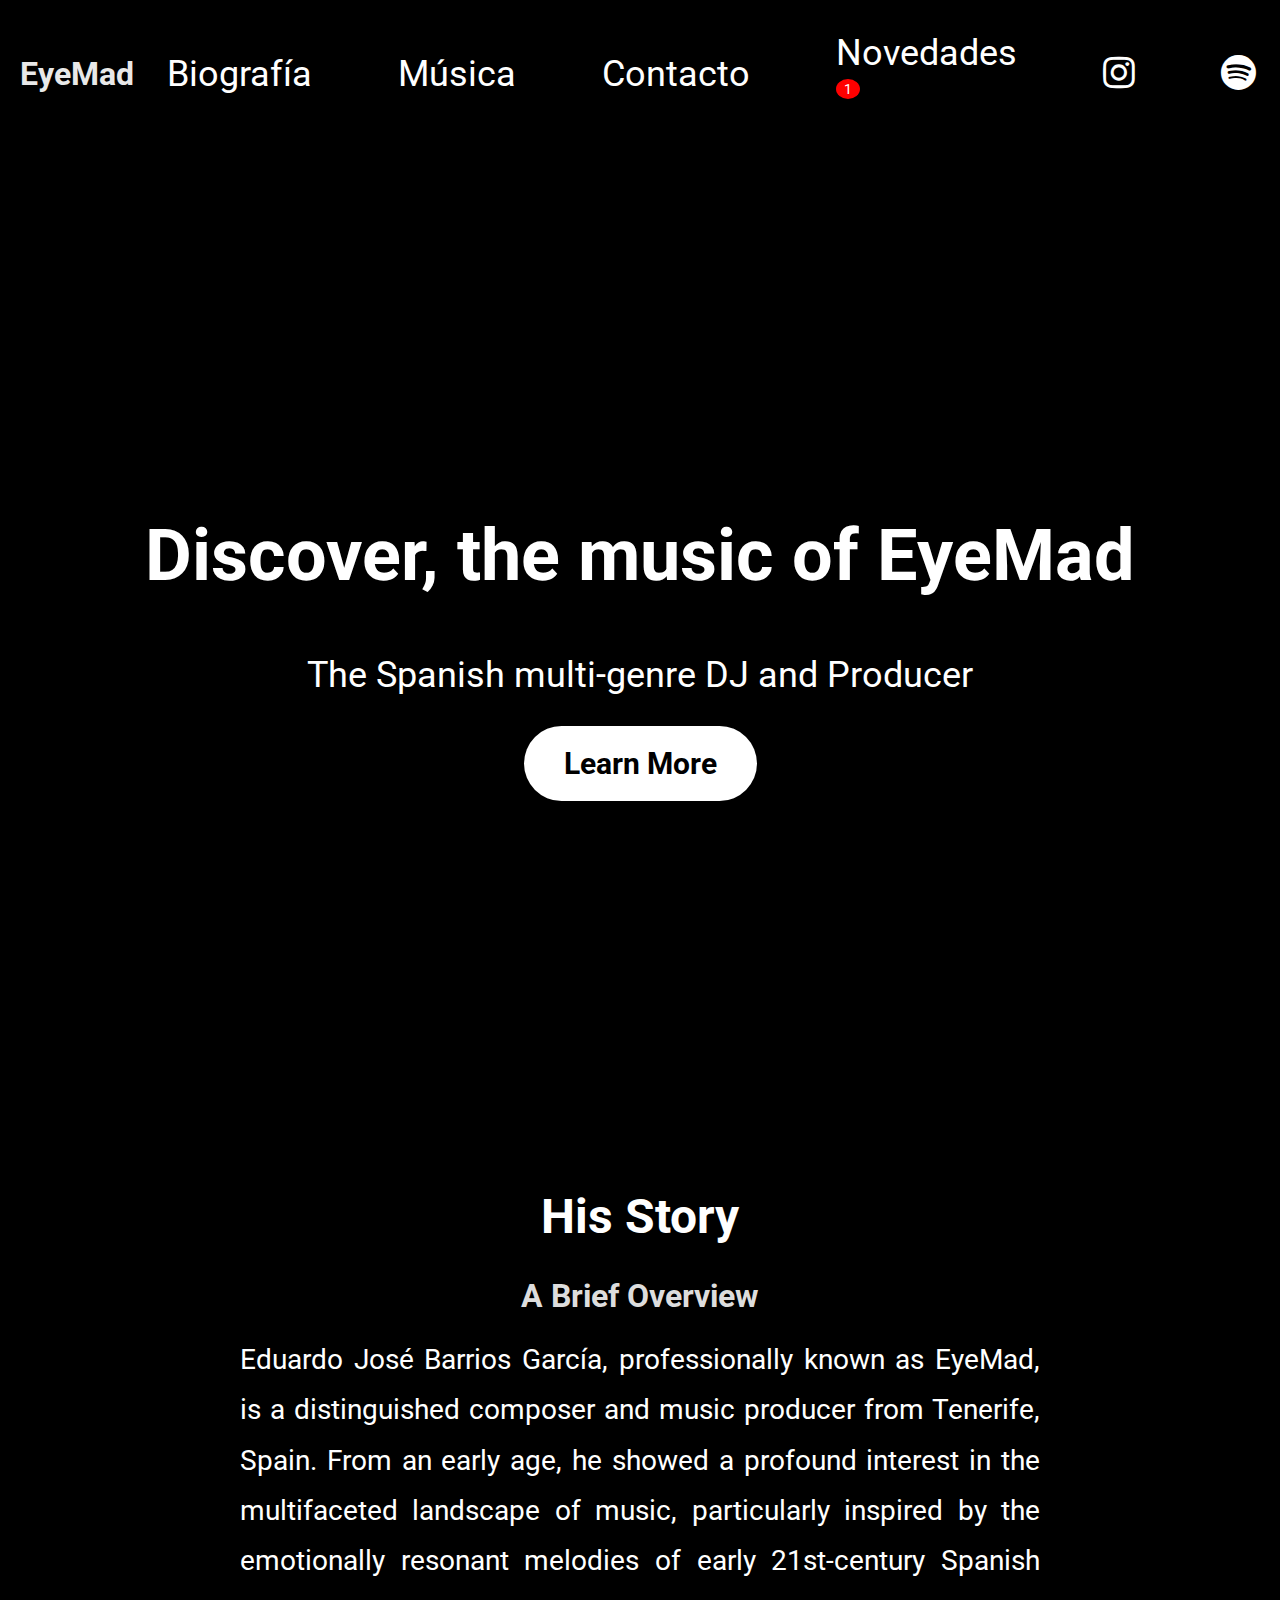
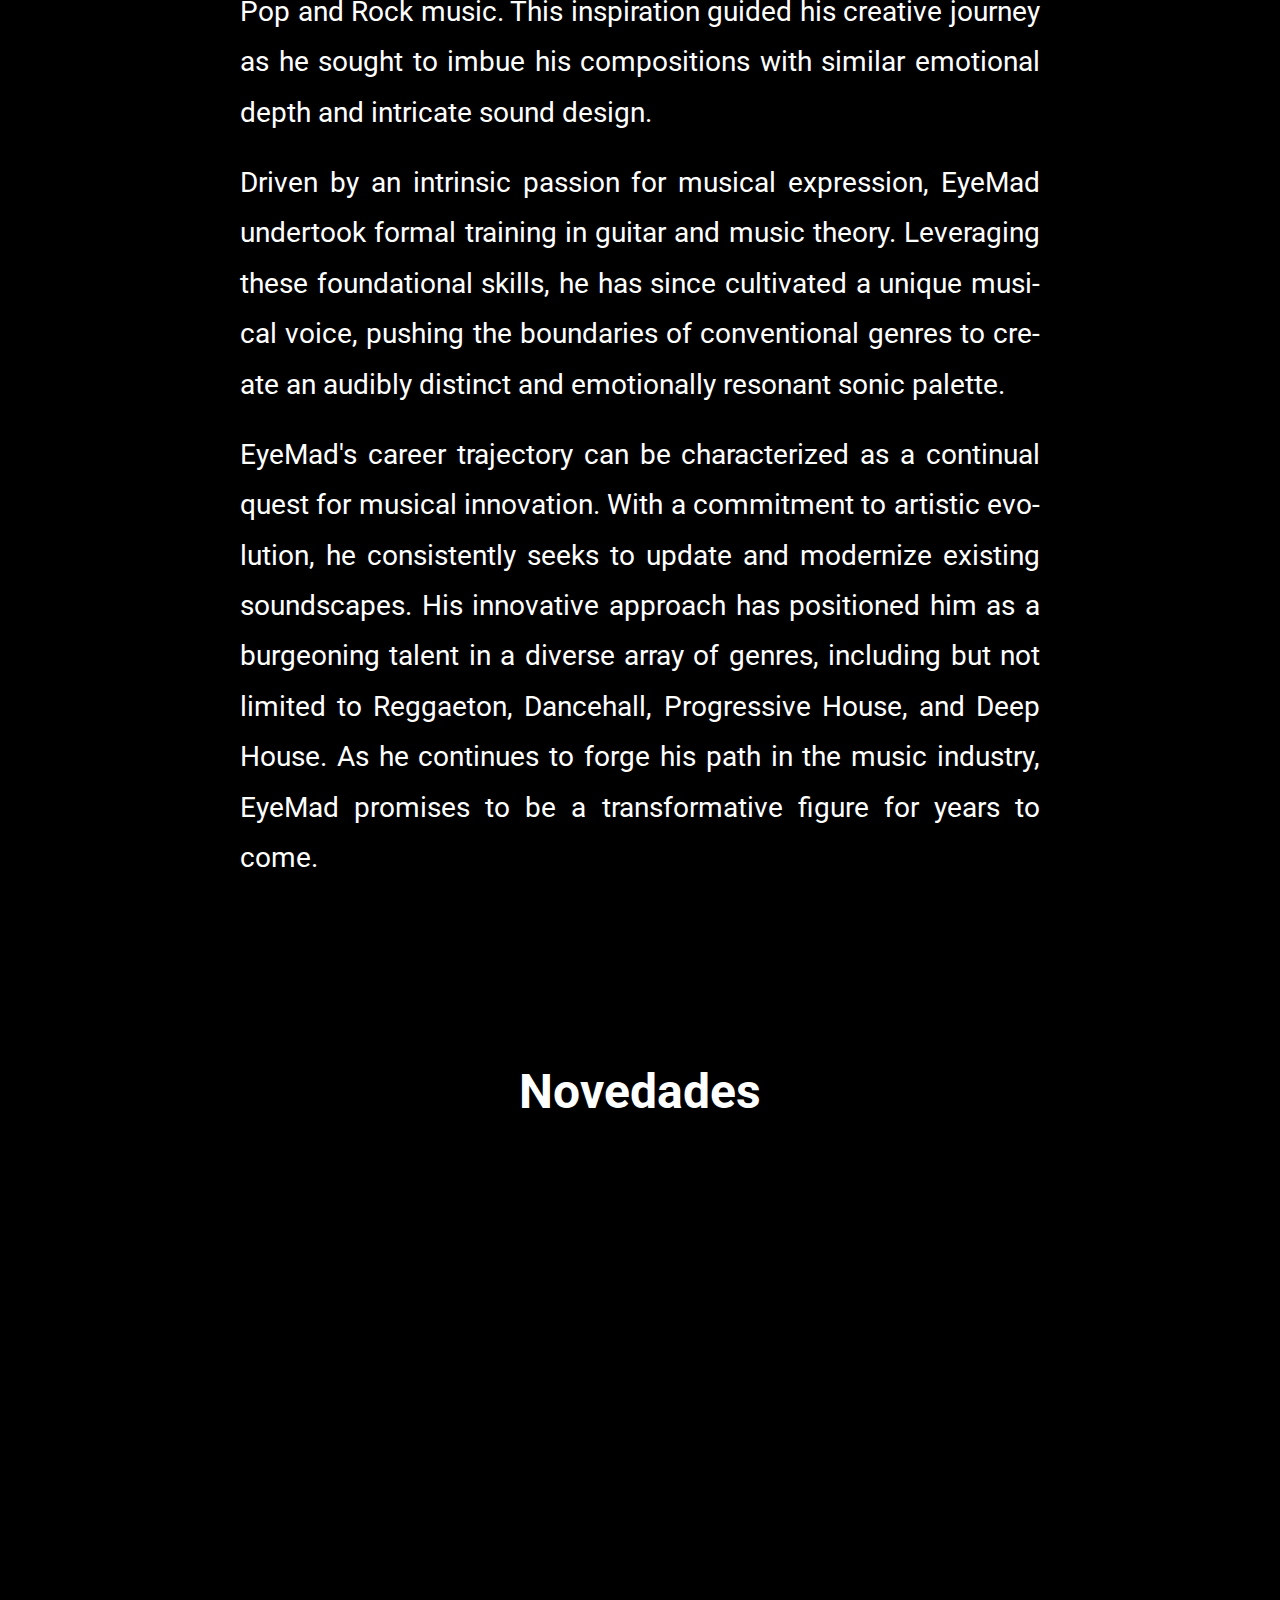
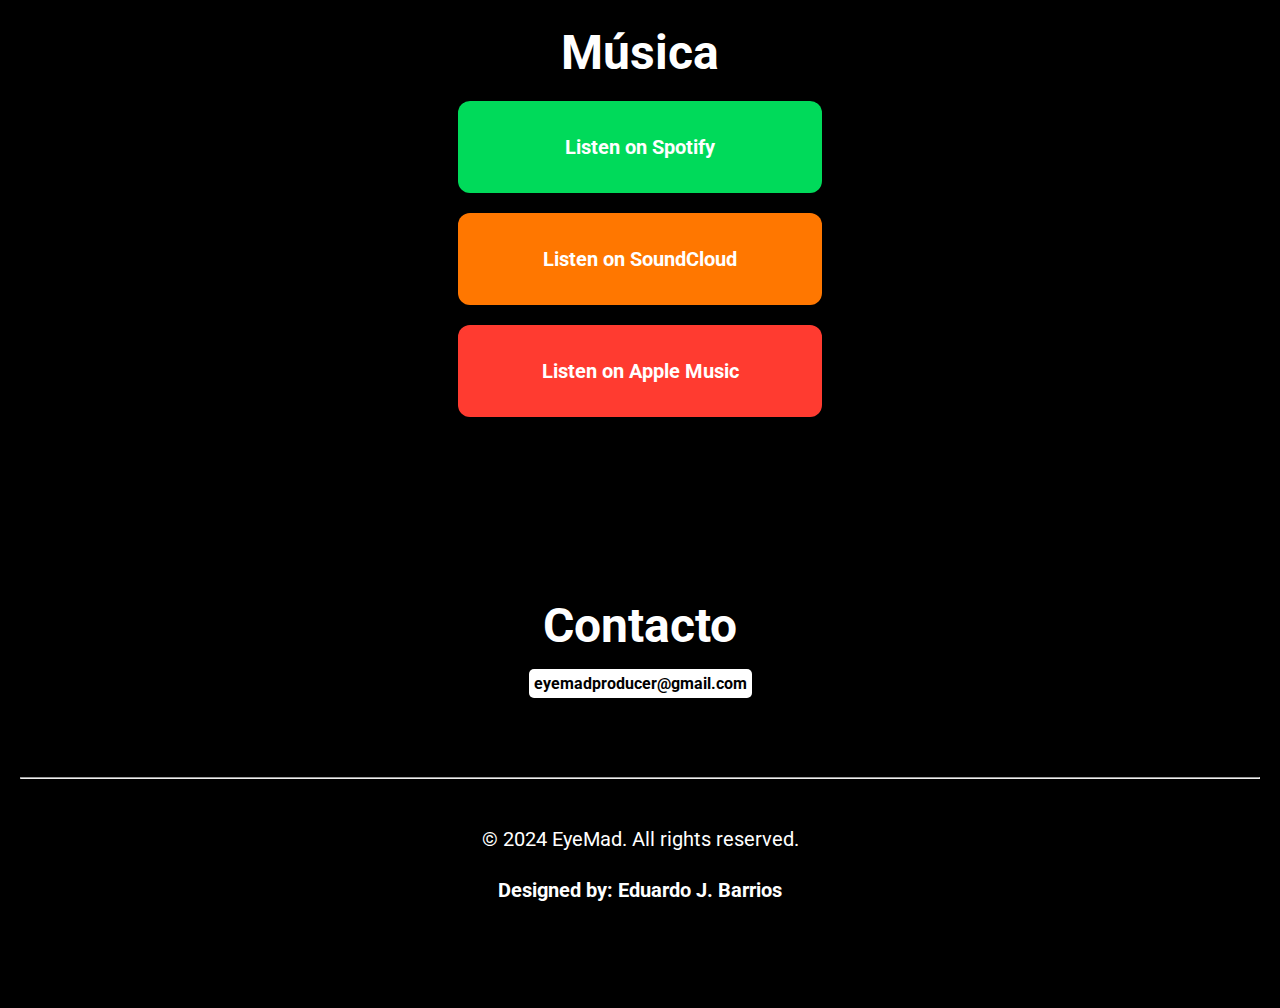
<file: index.html>
<!DOCTYPE html>
<html lang="en">
<head>
    <meta charset="UTF-8">
    <meta name="viewport" content="width=device-width, initial-scale=1.0">
    <meta name="description" content="EyeMad - DJ and electronic music producer. Learn his story, listen to his music, and contact him for more information.">
    <meta name="keywords" content="EyeMad, eyemad, eyemadmusic, eyemad music, eyemad producer">
    <meta name="author" content="EyeMad">
    <title>EyeMad - Website</title>
    <link rel="icon" href="fav/white.jpg" type="image/png">
    <link rel="stylesheet" href="https://fonts.googleapis.com/css2?family=Roboto:wght@400;700&display=swap">
    <link rel="stylesheet" href="https://cdnjs.cloudflare.com/ajax/libs/font-awesome/5.15.4/css/all.min.css">
    <link rel="stylesheet" href="css/styles.css">
</head>
<body>
    <header>
        <div class="logo">EyeMad</div>
        <nav class="center-nav">
            <a href="#bio">Biografía</a>
            <a href="#music">Música</a>
            <a href="#contact">Contacto</a>
            <a href="#novedades" class="novedades-btn">Novedades <span class="notification">1</span></a>
            <a href="https://www.instagram.com/eyemad" target="_blank"><i class="fab fa-instagram"></i></a>
            <a href="https://open.spotify.com/artist/1DFixLWuPkv3KT3TnV35m3" target="_blank"><i class="fab fa-spotify"></i></a>
            <a href="https://music.apple.com/us/artist/eyemad" target="_blank"><i class="fab fa-apple"></i></a>
            <a href="index.html"><span class="lang-icon">ES</span></a>
            <a href="index_en.html"><span class="lang-icon">EN</span></a>
            <a href="#" id="theme-toggle"><i class="fas fa-sun"></i></a>
        </nav>
        <button class="menu-toggle"><i class="fas fa-bars"></i></button>
        <nav class="mobile-nav">
            <span class="close-btn">&times;</span>
            <a href="#bio">Biography</a>
            <a href="#music">Music</a>
            <a href="#contact">Contact</a>
            <a href="#novedades">Novedades <span class="notification">1</span></a>
            <a href="https://www.instagram.com/eyemad" target="_blank"><i class="fab fa-instagram"></i></a>
            <a href="https://open.spotify.com/intl-es/artist/2C15mEsXxAqiKWKG4skXHY" target="_blank"><i class="fab fa-spotify"></i></a>
            <a href="https://music.apple.com/us/artist/eyemad" target="_blank"><i class="fab fa-apple"></i></a>
            <a href="index.html"><span class="lang-icon">ES</span></a>
            <a href="index_en.html"><span class="lang-icon">EN</span></a>
        </nav>
    </header>
    <div class="hero">
        <div class="hero-text">
            <h1>Discover, the music of EyeMad</h1>
            <p>The Spanish multi-genre DJ and Producer</p>
            <div class="btn-container">
                <a href="#bio" class="btn">Learn More</a>
            </div>
        </div>
    </div>
    <div class="content" id="bio">
        <h2>His Story</h2>
        <h3>A Brief Overview</h3>
        <p class="biography-text">Eduardo José Barrios García, professionally known as EyeMad, is a distinguished composer and music producer from Tenerife, Spain. From an early age, he showed a profound interest in the multifaceted landscape of music, particularly inspired by the emotionally resonant melodies of early 21st-century Spanish Pop and Rock music. This inspiration guided his creative journey as he sought to imbue his compositions with similar emotional depth and intricate sound design.</p>
        <p class="biography-text">Driven by an intrinsic passion for musical expression, EyeMad undertook formal training in guitar and music theory. Leveraging these foundational skills, he has since cultivated a unique musical voice, pushing the boundaries of conventional genres to create an audibly distinct and emotionally resonant sonic palette.</p>
        <p class="biography-text">EyeMad's career trajectory can be characterized as a continual quest for musical innovation. With a commitment to artistic evolution, he consistently seeks to update and modernize existing soundscapes. His innovative approach has positioned him as a burgeoning talent in a diverse array of genres, including but not limited to Reggaeton, Dancehall, Progressive House, and Deep House. As he continues to forge his path in the music industry, EyeMad promises to be a transformative figure for years to come.</p>
    </div>
      <div class="content" id="novedades">
        <h2>Novedades</h2>
        <iframe src="https://open.spotify.com/embed/track/6GTdNhWfd1klaioOmyleJ8?si=05d68cbc98ea4f2d" width="300" height="380" frameborder="0" allowtransparency="true" allow="encrypted-media"></iframe>
    <div class="music" id="music">
        <h2>Música</h2>
        <div class="spotify-btn-container">
            <a href="https://open.spotify.com/intl-es/artist/2C15mEsXxAqiKWKG4skXHY" target="_blank" class="button spotify-btn"> 
                Listen on Spotify 
            </a>
        </div>
        <div class="soundcloud-btn-container">
            <a href="https://soundcloud.com/eyemad" target="_blank" class="button soundcloud-btn">
                Listen on SoundCloud
            </a>
        </div>
        <div class="applemusic-btn-container">
            <a href="https://music.apple.com/us/artist/eyemad" target="_blank" class="button applemusic-btn">
                Listen on Apple Music
            </a>
        </div>
    </div>
    <div class="content" id="contact">
        <h2>Contacto</h2>
        <p><a href="mailto:eyemadproducer@gmail.com" class="email-link">eyemadproducer@gmail.com</a></p>
    </div>
    <hr>
    <footer>
        <p>&copy; 2024 EyeMad. All rights reserved.</p>
        <h4>Designed by: Eduardo J. Barrios</h4>
    </footer>
    <script src="js/script.js"></script>
</body>
</html>
</file>
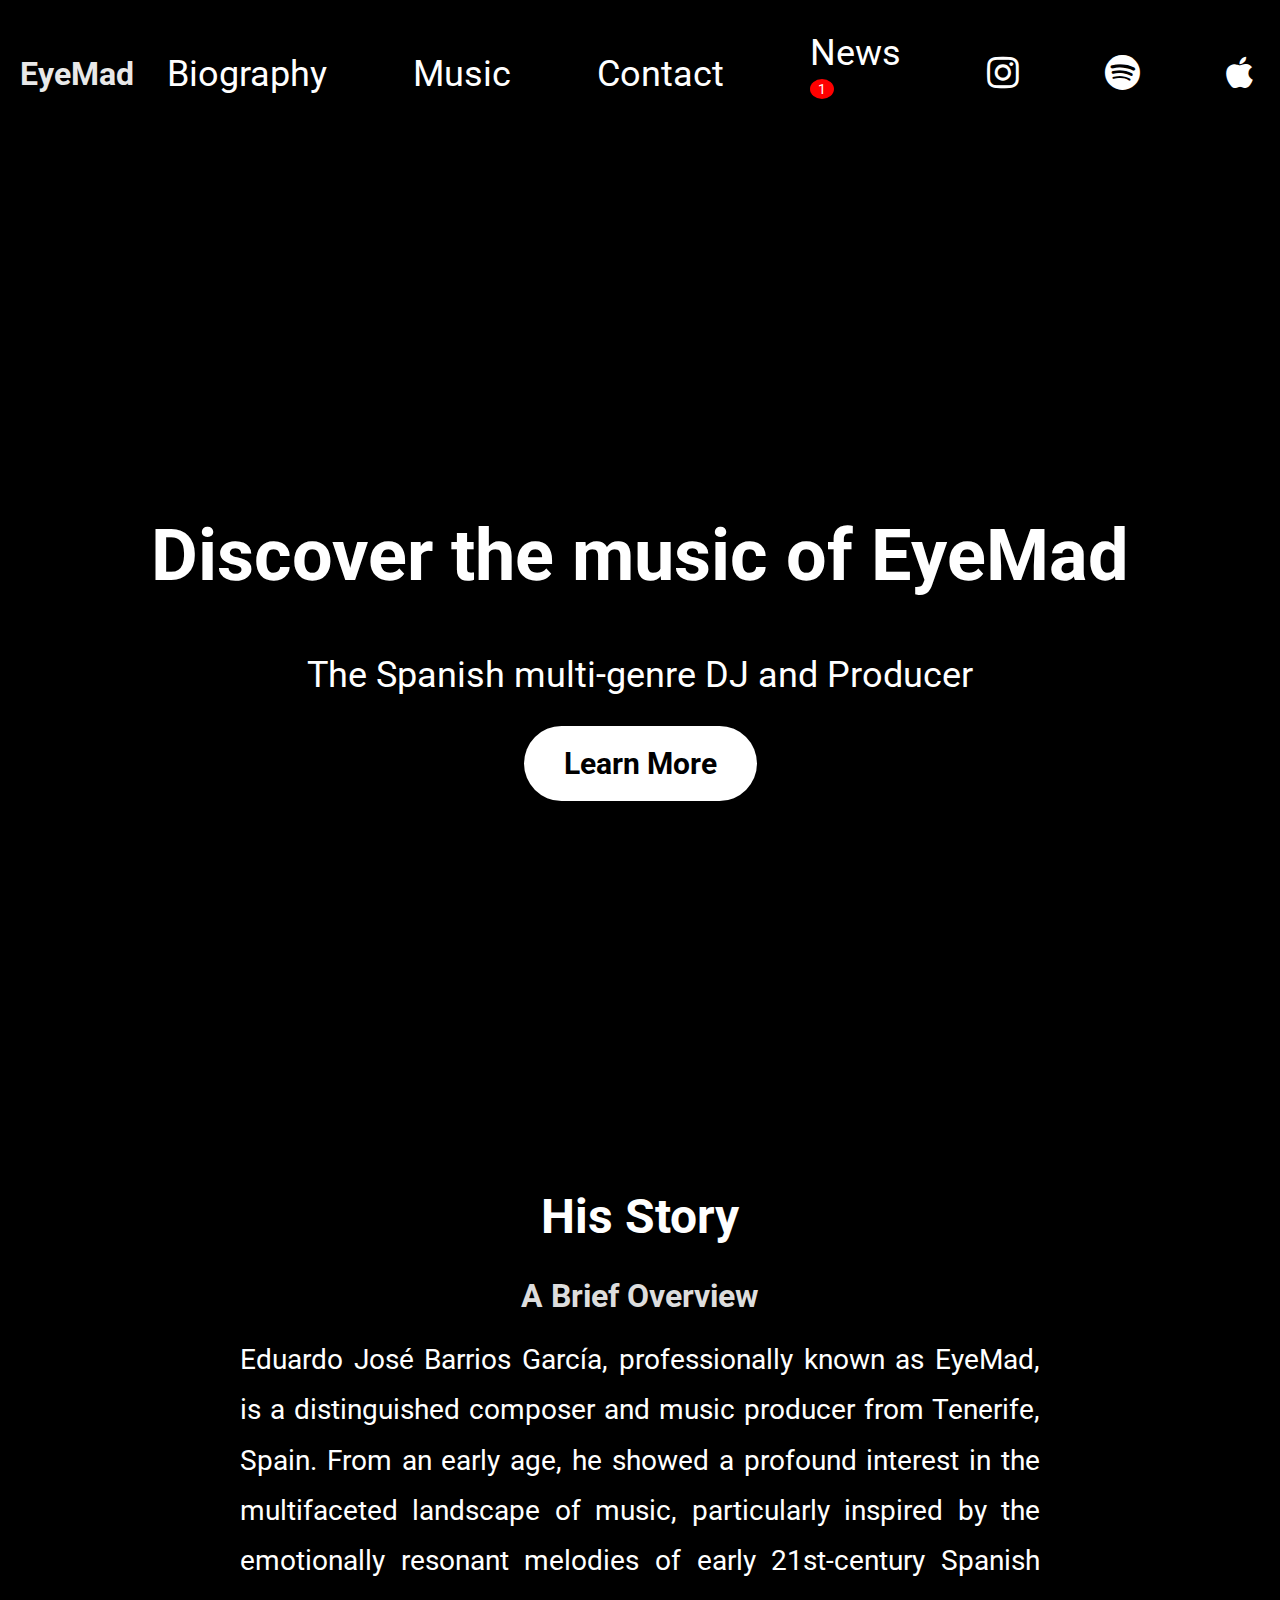
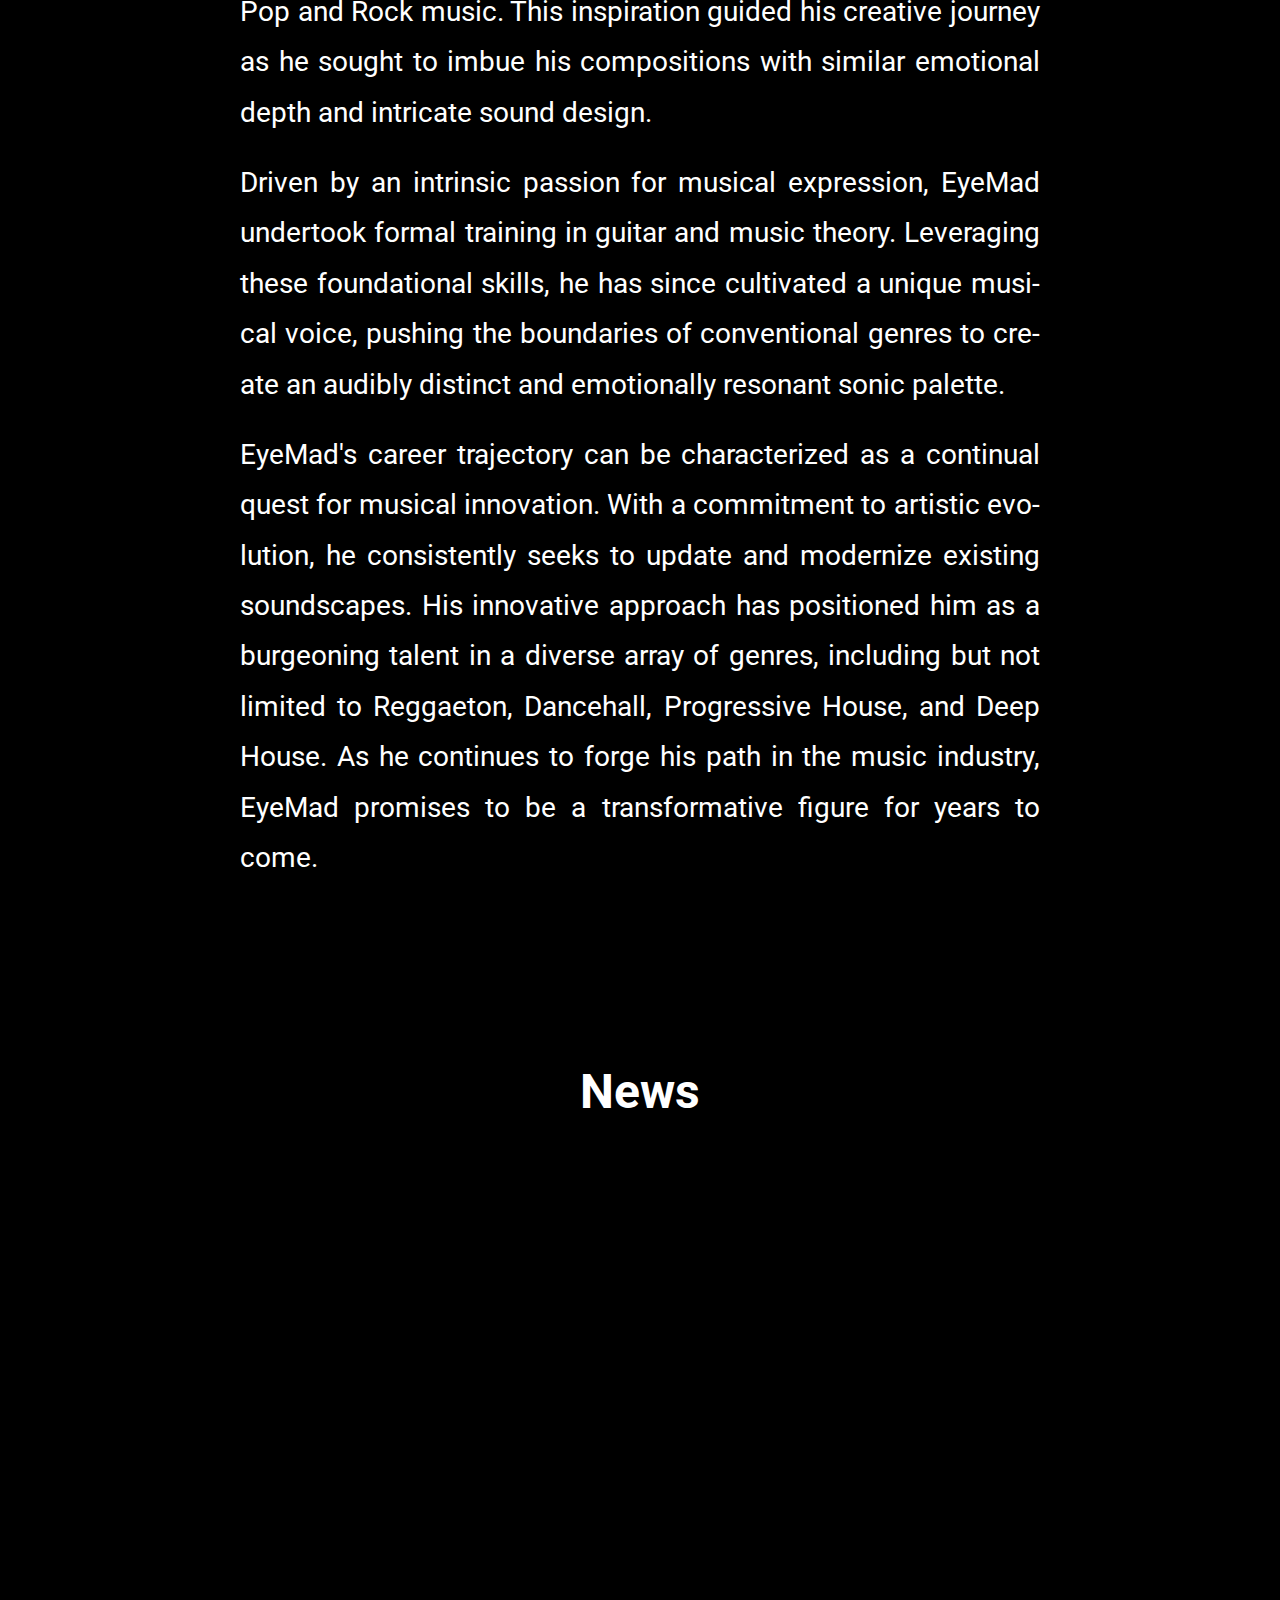
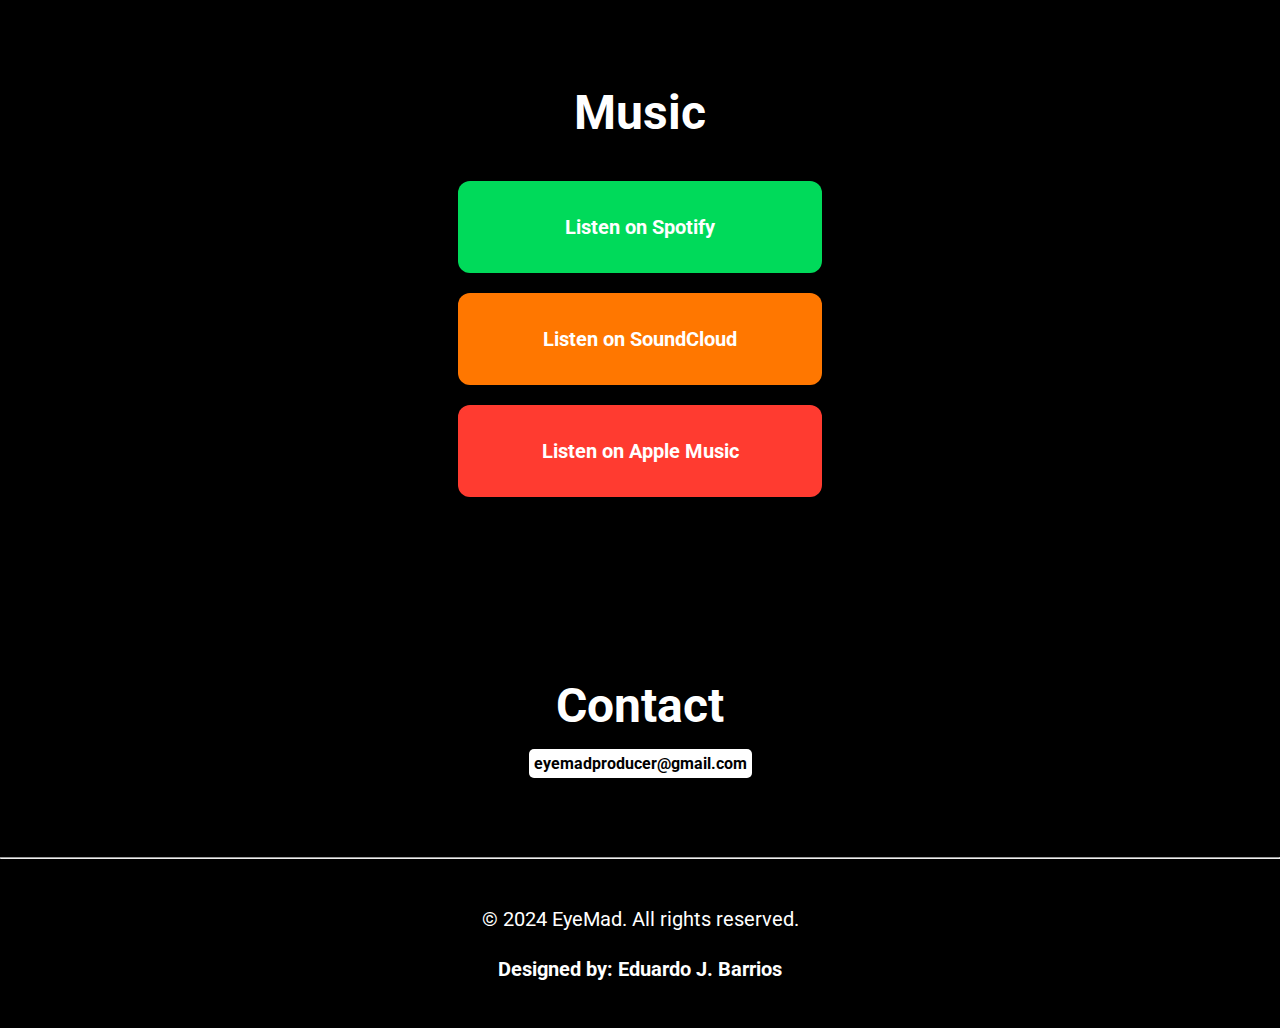
<file: index_en.html>
<!DOCTYPE html>
<html lang="en">
<head>
    <meta charset="UTF-8">
    <meta name="viewport" content="width=device-width, initial-scale=1.0">
    <meta name="description" content="EyeMad - DJ and electronic music producer. Learn his story, listen to his music, and contact him for more information.">
    <meta name="keywords" content="EyeMad, eyemad, eyemadmusic, eyemad music, eyemad producer">
    <meta name="author" content="EyeMad">
    <title>EyeMad - Website</title>
    <link rel="icon" href="fav/white.jpg" type="image/png">
    <link rel="stylesheet" href="https://fonts.googleapis.com/css2?family=Roboto:wght@400;700&display=swap">
    <link rel="stylesheet" href="https://cdnjs.cloudflare.com/ajax/libs/font-awesome/5.15.4/css/all.min.css">
    <link rel="stylesheet" href="css/styles.css">
</head>
<body>
    <header>
        <div class="logo">EyeMad</div>
        <nav class="center-nav">
            <a href="#bio">Biography</a>
            <a href="#music">Music</a>
            <a href="#contact">Contact</a>
            <a href="#novedades" class="novedades-btn">News <span class="notification">1</span></a>
            <a href="https://www.instagram.com/eyemad" target="_blank"><i class="fab fa-instagram"></i></a>
            <a href="https://open.spotify.com/intl-es/artist/2C15mEsXxAqiKWKG4skXHY" target="_blank"><i class="fab fa-spotify"></i></a>
            <a href="https://music.apple.com/us/artist/eyemad" target="_blank"><i class="fab fa-apple"></i></a>
            <a href="index.html"><span class="lang-icon">ES</span></a>
            <a href="index_en.html"><span class="lang-icon">EN</span></a>
            <a href="#" id="theme-toggle"><i class="fas fa-sun"></i></a>
        </nav>
        <button class="menu-toggle"><i class="fas fa-bars"></i></button>
        <nav class="mobile-nav">
            <span class="close-btn">&times;</span>
            <a href="#bio">Biography</a>
            <a href="#music">Music</a>
            <a href="#contact">Contact</a>
            <a href="#novedades">News <span class="notification">1</span></a>
            <a href="https://www.instagram.com/eyemad" target="_blank"><i class="fab fa-instagram"></i></a>
            <a href="https://open.spotify.com/intl-es/artist/2C15mEsXxAqiKWKG4skXHY" target="_blank"><i class="fab fa-spotify"></i></a>
            <a href="https://music.apple.com/us/artist/eyemad" target="_blank"><i class="fab fa-apple"></i></a>
            <a href="index.html"><span class="lang-icon">ES</span></a>
            <a href="index_en.html"><span class="lang-icon">EN</span></a>
        </nav>
    </header>     
    <div class="hero">
        <div class="hero-text">
            <h1>Discover the music of EyeMad</h1>
            <p>The Spanish multi-genre DJ and Producer</p>
            <div class="btn-container">
                <a href="#bio" class="btn">Learn More</a>
            </div>
        </div>
    </div>
    <div class="content" id="bio">
        <h2>His Story</h2>
        <h3>A Brief Overview</h3>
        <p class="biography-text">Eduardo José Barrios García, professionally known as EyeMad, is a distinguished composer and music producer from Tenerife, Spain. From an early age, he showed a profound interest in the multifaceted landscape of music, particularly inspired by the emotionally resonant melodies of early 21st-century Spanish Pop and Rock music. This inspiration guided his creative journey as he sought to imbue his compositions with similar emotional depth and intricate sound design.</p>
        <p class="biography-text">Driven by an intrinsic passion for musical expression, EyeMad undertook formal training in guitar and music theory. Leveraging these foundational skills, he has since cultivated a unique musical voice, pushing the boundaries of conventional genres to create an audibly distinct and emotionally resonant sonic palette.</p>
        <p class="biography-text">EyeMad's career trajectory can be characterized as a continual quest for musical innovation. With a commitment to artistic evolution, he consistently seeks to update and modernize existing soundscapes. His innovative approach has positioned him as a burgeoning talent in a diverse array of genres, including but not limited to Reggaeton, Dancehall, Progressive House, and Deep House. As he continues to forge his path in the music industry, EyeMad promises to be a transformative figure for years to come.</p>
    </div>
    <div class="content" id="novedades">
        <h2>News</h2>
        <iframe src="https://open.spotify.com/embed/track/6GTdNhWfd1klaioOmyleJ8?si=05d68cbc98ea4f2d" width="300" height="380" frameborder="0" allowtransparency="true" allow="encrypted-media"></iframe>
    </div>
    <div class="music" id="music">
        <h2>Music</h2>
        <div class="spotify-btn-container">
            <a href="https://open.spotify.com/intl-es/artist/2C15mEsXxAqiKWKG4skXHY" target="_blank" class="button spotify-btn"> 
                Listen on Spotify 
            </a>
        </div>
        <div class="soundcloud-btn-container">
            <a href="https://soundcloud.com/eyemad" target="_blank" class="button soundcloud-btn">
                Listen on SoundCloud
            </a>
        </div>
        <div class="applemusic-btn-container">
            <a href="https://music.apple.com/us/artist/eyemad" target="_blank" class="button applemusic-btn">
                Listen on Apple Music
            </a>
        </div>
    </div>
    <div class="content" id="contact">
        <h2>Contact</h2>
        <p><a href="mailto:eyemadproducer@gmail.com" class="email-link">eyemadproducer@gmail.com</a></p>
    </div>
    <hr>
    <footer>
        <p>&copy; 2024 EyeMad. All rights reserved.</p>
        <h4>Designed by: Eduardo J. Barrios</h4>
    </footer>
    <script src="js/script.js"></script>
</body>
</html>
</file>
<file: css/styles.css>
body {
    font-family: 'Roboto', sans-serif;
    margin: 0;
    padding: 0;
    color: #e8e8e8;
    background-color: #000000;
    transition: background-color 0.3s, color 0.3s;
}

header {
    background: #000;
    color: #e8e8e8;
    padding: 20px;
    display: flex;
    justify-content: space-between;
    align-items: center;
    position: relative;
    z-index: 1000;
}

header .logo {
    font-size: 32px;
    font-weight: bold;
}

nav.center-nav {
    display: flex;
    justify-content: center;
    align-items: center;
    flex-grow: 1;
    gap: 20px;
}

nav.center-nav a {
    color: #fff;
    margin: 0 15px;
    text-decoration: none;
    font-size: 36px;
    transition: color 0.3s, background-color 0.3s;
    padding: 12px 18px;
    border-radius: 5px;
}

nav.center-nav a:hover {
    background: #fff;
    color: #000;
}

.menu-toggle {
    display: none;
    background: none;
    border: none;
    color: #fff;
    font-size: 36px;
    cursor: pointer;
}

.hero {
    background: #000;
    color: white;
    text-align: center;
    padding: 20px;
    height: 100vh;
    display: flex;
    flex-direction: column;
    justify-content: center;
    align-items: center;
}

.hero h1 {
    font-size: 72px;
    margin-bottom: 20px;
    background: #000;
    color: #fff;
    padding: 10px 20px;
    display: block;
}

.hero p {
    font-size: 36px;
    margin-bottom: 30px;
    background: #000;
    color: #fff;
    padding: 10px 20px;
    display: block;
}

.underline {
    text-decoration: underline;
}

.btn-container {
    margin-top: 40px;
}

.hero .btn {
    background-color: #fff;
    color: #000;
    padding: 20px 40px;
    text-decoration: none;
    border-radius: 50px;
    transition: background-color 0.3s, color 0.3s, transform 0.3s;
    font-size: 30px;
    font-weight: bold;
    box-shadow: 0 4px 6px rgba(0, 0, 0, 0.1);
}

.hero .btn:hover {
    background-color: #353535;
    color: #fff;
    transform: scale(1.1);
    box-shadow: 0 8px 12px rgb(255, 253, 253);
}

.hero .btn:active {
    transform: scale(1.05);
    box-shadow: 0 6px 10px rgba(0, 0, 0, 0.15);
}

body.light-mode .hero .btn {
    background-color: #000;
    color: #fff;
}

body.light-mode .hero .btn:hover {
    background-color: #fff;
    color: #000;
    transform: scale(1.1);
    box-shadow: 0 8px 12px rgba(0, 0, 0, 0.2);
}

body.light-mode .hero .btn:active {
    transform: scale(1.05);
    box-shadow: 0 6px 10px rgba(0, 0, 0, 0.15);
}

.content {
    padding: 60px 20px;
    text-align: center;
}

.content h2 {
    font-size: 48px;
    color: #fff;
    margin-bottom: 20px;
}

.content h3 {
    font-size: 32px;
    color: #ddd;
    margin-bottom: 20px;
}

.biography-text {
    font-size: 28px;
    color: #fff;
    line-height: 1.8;
    max-width: 800px;
    margin: 0 auto 20px auto;
    text-align: justify;
    hyphens: auto;
}

@media (max-width: 768px) {
    .biography-text {
        font-size: 18px;
        line-height: 1.6;
        text-align: justify;
        padding: 0 20px;
        margin: 0 auto 20px auto;
        hyphens: auto;
    }
}



.email-link {
    color: #000;
    background-color: #fff;
    padding: 5px;
    border-radius: 5px;
    font-weight: bold;
    text-decoration: none;
    transition: color 0.3s, background-color 0.3s;
}

.email-link:hover {
    color: #fff;
    background-color: #353535;
    box-shadow: 0 8px 12px rgb(255, 253, 253);
}

body.light-mode .email-link {
    color: #fff;
    background-color: #000;
}

body.light-mode .email-link:hover {
    color: #000;
    background-color: #fff;
}

.spotify-btn-container,
.soundcloud-btn-container,
.applemusic-btn-container {
    display: flex;
    justify-content: center;
    align-items: center;
    margin: 20px 0;
}

.button {
    display: flex;
    align-items: center;
    justify-content: center;
    width: 300px;
    height: 60px;
    background-color: #00DA5A;
    color: #ffffff;
    padding: 1rem 2rem;
    font-size: 1.25rem;
    font-weight: 700;
    text-align: center;
    vertical-align: middle;
    border-radius: 0.75rem;
    gap: 0.75rem;
    border: none;
    cursor: pointer;
    box-shadow: 0 4px 6px -1px rgba(0, 0, 0, 0.1), 0 2px 4px -1px rgba(0, 0, 0, 0.06);
    transition: background-color 0.6s ease, color 0.6s ease;
    text-decoration: none;
}

.button.soundcloud-btn {
    background-color: #ff7700;
}

.button.applemusic-btn {
    background-color: #ff3b30;
}

.button:hover {
    box-shadow: none;
    color: #00DA5A;
    background-color: #ffffff;
}

.soundcloud-btn:hover {
    color: #FF5500;
    background-color: #ffffff;
}

.applemusic-btn:hover {
    color: #FF2D55;
    background-color: #ffffff;
}

footer {
    background: #000;
    color: #fff;
    padding: 20px;
    text-align: center;
    font-size: 20px;
}

::selection {
    background: #fff;
    color: #000;
}

body.light-mode {
    background-color: #ffffff;
    color: #000000;
}

body.light-mode header {
    background: #ffffff;
    color: #000;
}

body.light-mode header nav a {
    color: #000;
}

body.light-mode header nav a:hover {
    background: #000;
    color: #fff;
}

body.light-mode .hero {
    background: #ffffff;
    color: #000;
}

body.light-mode .hero h1,
body.light-mode .hero p {
    background: #ffffff;
    color: #000;
}

body.light-mode .hero .btn {
    background-color: #000;
    color: #fff;
}

body.light-mode .hero .btn:hover {
    background-color: #fff;
    color: #000;
    transform: scale(1.1);
    box-shadow: 0 8px 12px rgba(0, 0, 0, 0.2);
}

body.light-mode .hero .btn:active {
    transform: scale(1.05);
    box-shadow: 0 6px 10px rgba(0, 0, 0, 0.15);
}

body.light-mode .content h2, .light-mode .content h3, .light-mode .content p {
    color: #000;
}

body.light-mode .music {
    background: #ffffff;
    color: #000;
}

body.light-mode footer {
    background: #ffffff;
    color: #000;
}

body.light-mode .mobile-nav {
    background-color: #ffffff;
    color: #000;
}

body.light-mode .mobile-nav a {
    color: #000;
}

body.light-mode .mobile-nav .close-btn {
    color: #000;
}

@media (max-width: 768px) {
    .menu-toggle {
        display: block;
    }

    nav.center-nav {
        display: none;
    }

    .hero h1 {
        font-size: 36px;
    }

    .hero p {
        font-size: 18px;
    }

    .hero .btn {
        font-size: 20px;
        padding: 10px 20px;
    }

    .content h2 {
        font-size: 36px;
    }

    .content h3 {
        font-size: 24px;
    }

    .biography-text {
        font-size: 20px;
    }

    .button {
        width: 200px;
        height: 50px;
        font-size: 1rem;
        padding: 0.5rem 1rem;
    }
}

.mobile-nav {
    display: none;
    flex-direction: column;
    background-color: rgba(0, 0, 0, 0.8); /* Fondo negro con 80% de transparencia */
    color: #fff;
    position: absolute;
    top: 0;
    right: 0;
    width: 100%;
    height: 100vh;
    justify-content: center;
    align-items: center;
    z-index: 999;
}


.mobile-nav a {
    color: #fff;
    font-size: 24px;
    padding: 10px 0;
    text-decoration: none;
}

.close-btn {
    position: absolute;
    top: 20px;
    right: 20px;
    font-size: 36px;
    cursor: pointer;
}

.music {
    background: #000;
    color: white;
    padding: 60px 20px;
    text-align: center;
}

.music h2 {
    font-size: 48px;
}

.music iframe {
    margin-top: 20px;
    border-radius: 10px;
}

.notification {
    background-color:red;
    color: white;
    padding: 2px 8px;
    border-radius: 50%;
    font-size: 14px;
    vertical-align: super;
}

.novedades-dropdown,
.novedades-dropdown-mobile {
    display: none;
    position: absolute;
    background-color: #000;
    color: #fff;
    min-width: 160px;
    box-shadow: 0px 8px 16px 0px rgba(0,0,0,0.2);
    z-index: 1;
}

.novedades-dropdown a,
.novedades-dropdown-mobile a {
    color: white;
    padding: 12px 16px;
    text-decoration: none;
    display: block;
    text-align: left;
}

.novedades-dropdown a:hover,
.novedades-dropdown-mobile a:hover {
    background-color: #353535;
}
</file>
